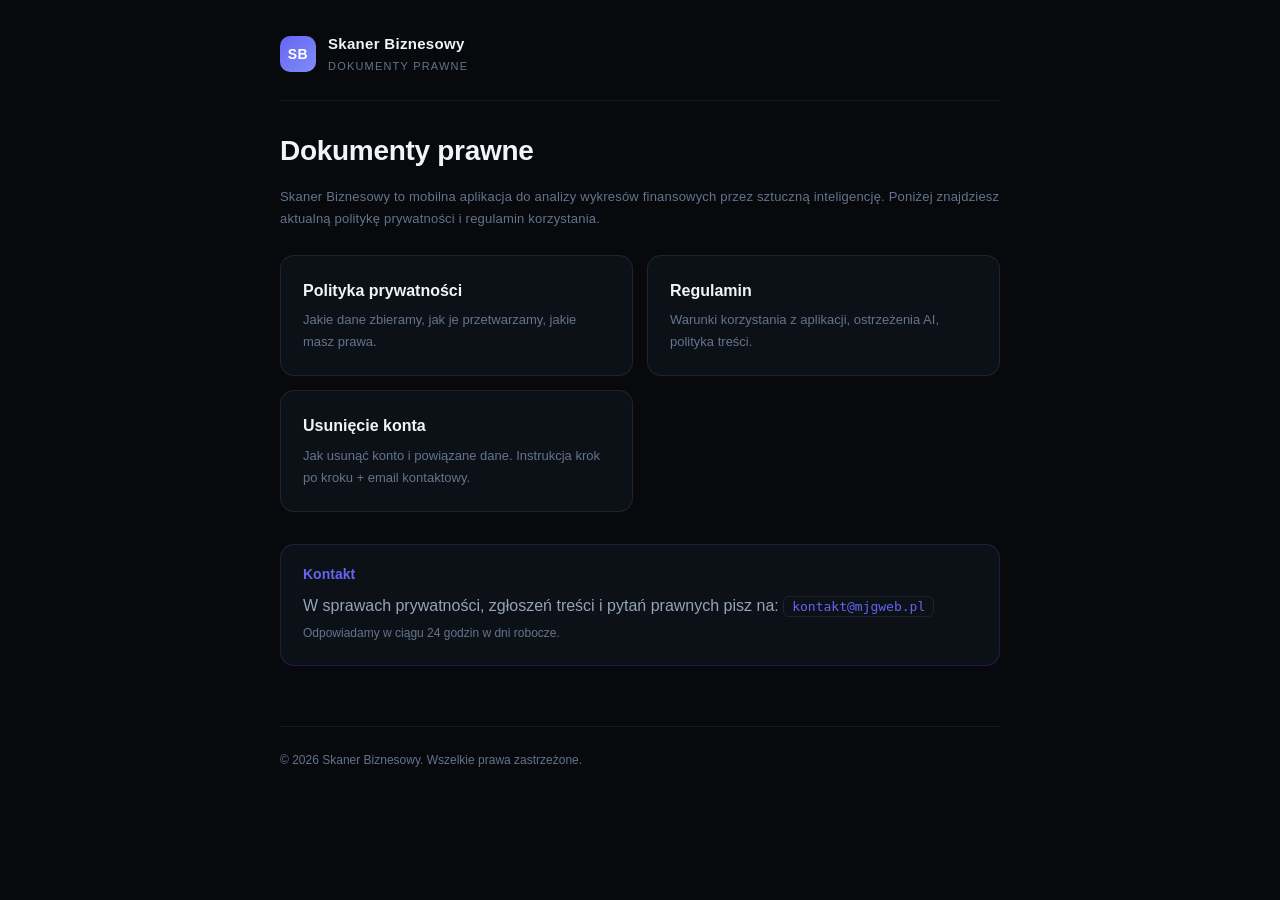
<file: index.html>
<!DOCTYPE html>
<html lang="pl">
<head>
  <meta charset="UTF-8" />
  <meta name="viewport" content="width=device-width, initial-scale=1.0" />
  <meta name="description" content="Skaner Biznesowy — dokumenty prawne. Polityka prywatności i regulamin korzystania z aplikacji." />
  <title>Skaner Biznesowy — Dokumenty prawne</title>
  <link rel="stylesheet" href="style.css" />
</head>
<body>
  <div class="wrap">
    <header class="top">
      <div class="logo">SB</div>
      <div class="brand">
        Skaner Biznesowy
        <small>Dokumenty prawne</small>
      </div>
    </header>

    <h1>Dokumenty prawne</h1>
    <p class="lead">
      Skaner Biznesowy to mobilna aplikacja do analizy wykresów finansowych przez sztuczną inteligencję.
      Poniżej znajdziesz aktualną politykę prywatności i regulamin korzystania.
    </p>

    <div class="cta-row">
      <a href="privacy.html" class="cta">
        <h3>Polityka prywatności</h3>
        <p>Jakie dane zbieramy, jak je przetwarzamy, jakie masz prawa.</p>
      </a>
      <a href="terms.html" class="cta">
        <h3>Regulamin</h3>
        <p>Warunki korzystania z aplikacji, ostrzeżenia AI, polityka treści.</p>
      </a>
      <a href="delete-account.html" class="cta">
        <h3>Usunięcie konta</h3>
        <p>Jak usunąć konto i powiązane dane. Instrukcja krok po kroku + email kontaktowy.</p>
      </a>
    </div>

    <div class="contact">
      <h3>Kontakt</h3>
      <p>W sprawach prywatności, zgłoszeń treści i pytań prawnych pisz na:
        <code class="email">kontakt@mjgweb.pl</code>
      </p>
      <p style="font-size: 12px; color: var(--dim);">
        Odpowiadamy w ciągu 24 godzin w dni robocze.
      </p>
    </div>

    <footer>
      &copy; 2026 Skaner Biznesowy. Wszelkie prawa zastrzeżone.
    </footer>
  </div>
</body>
</html>
</file>
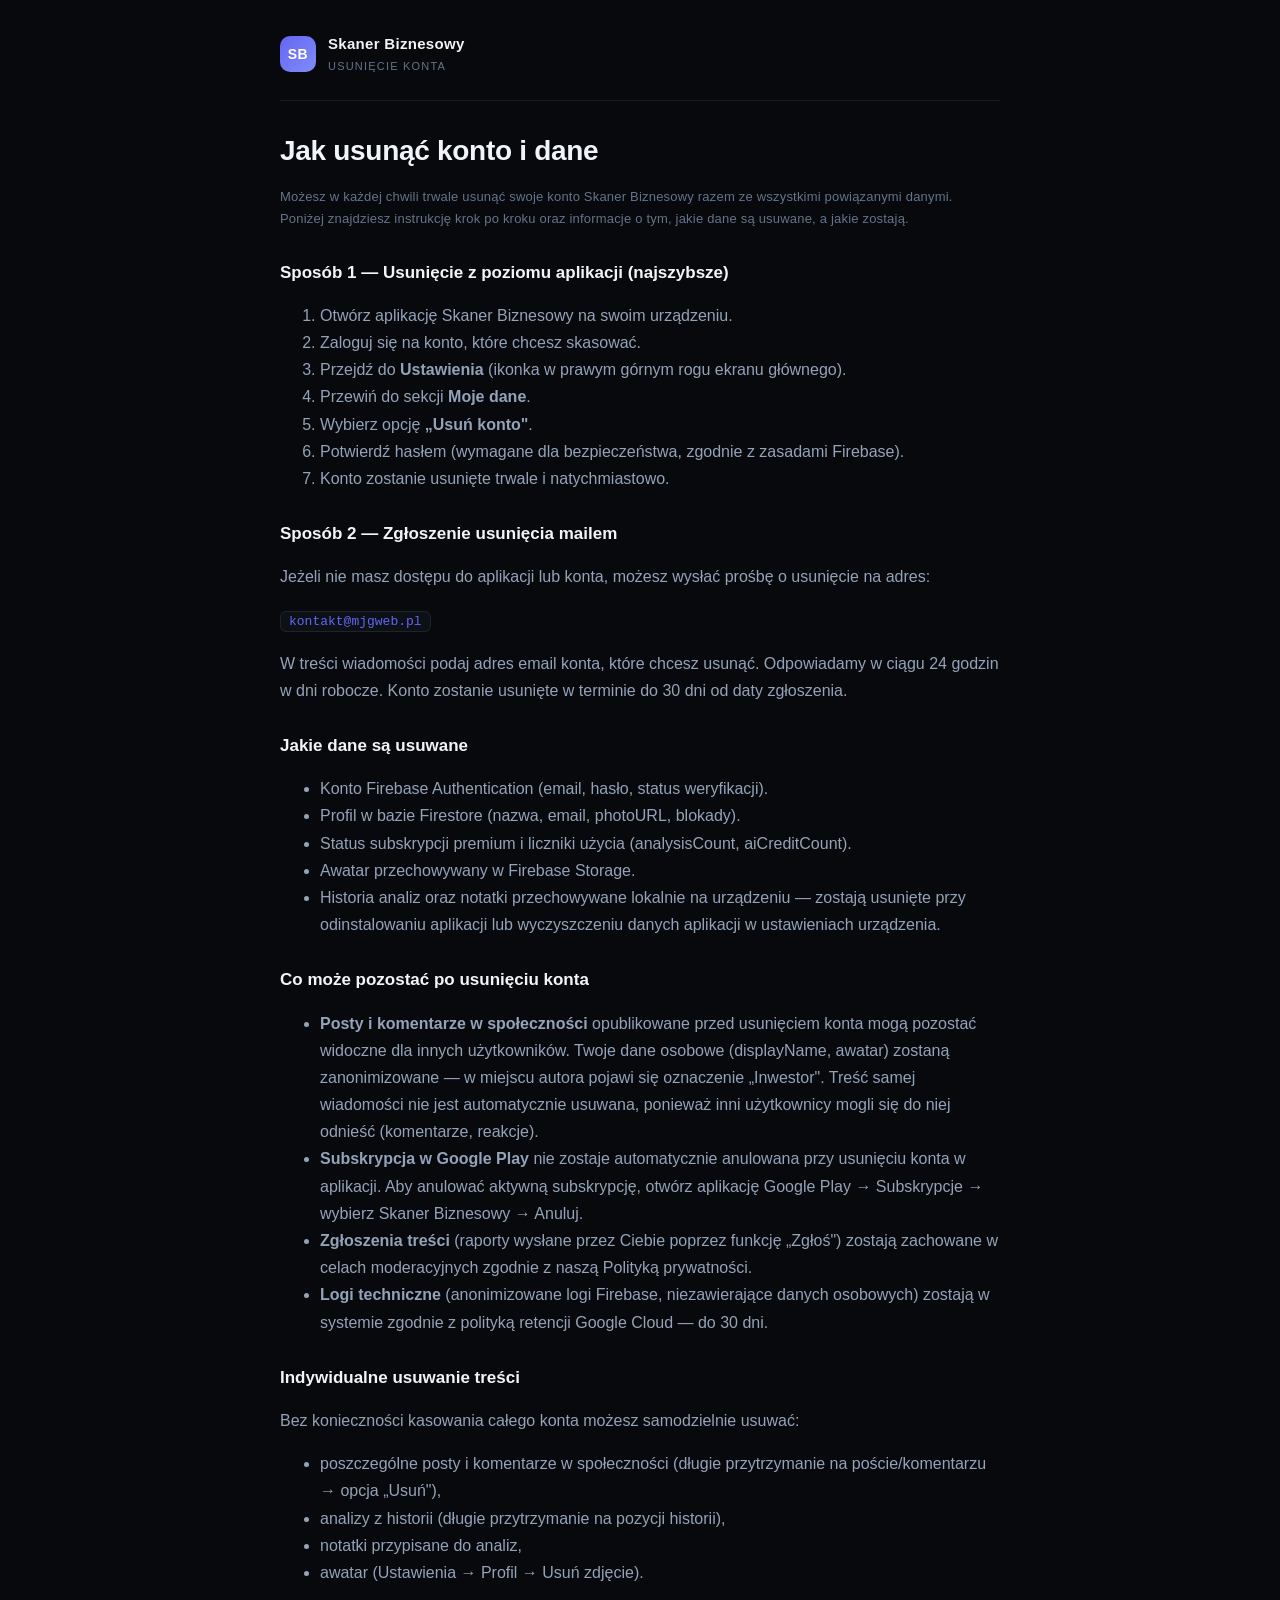
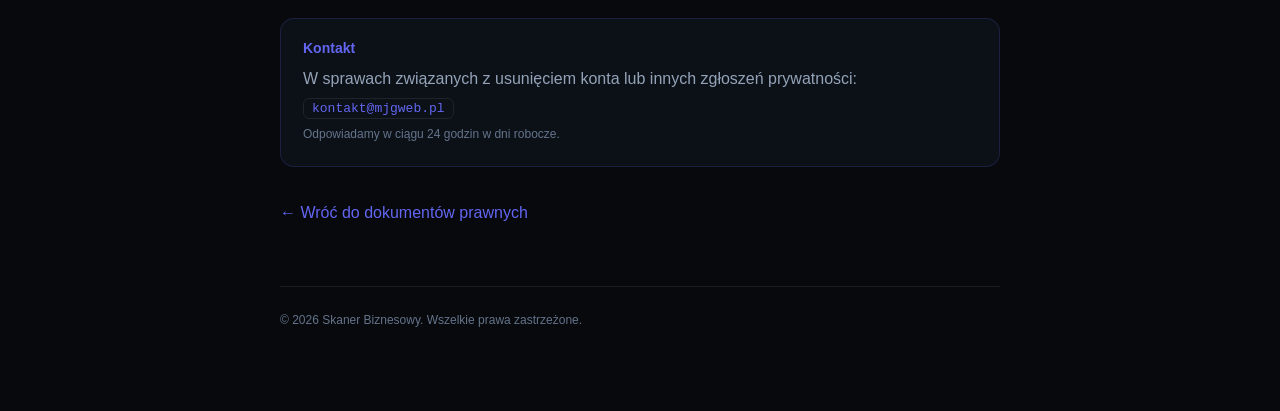
<file: delete-account.html>
<!DOCTYPE html>
<html lang="pl">
<head>
  <meta charset="UTF-8" />
  <meta name="viewport" content="width=device-width, initial-scale=1.0" />
  <meta name="description" content="Skaner Biznesowy — jak usunąć konto i powiązane dane." />
  <title>Usunięcie konta — Skaner Biznesowy</title>
  <link rel="stylesheet" href="style.css" />
</head>
<body>
  <div class="wrap">
    <header class="top">
      <div class="logo">SB</div>
      <div class="brand">
        Skaner Biznesowy
        <small>Usunięcie konta</small>
      </div>
    </header>

    <h1>Jak usunąć konto i dane</h1>

    <p class="lead">
      Możesz w każdej chwili trwale usunąć swoje konto Skaner Biznesowy
      razem ze wszystkimi powiązanymi danymi.
      Poniżej znajdziesz instrukcję krok po kroku oraz informacje o tym,
      jakie dane są usuwane, a jakie zostają.
    </p>

    <h2>Sposób 1 — Usunięcie z poziomu aplikacji (najszybsze)</h2>
    <ol>
      <li>Otwórz aplikację Skaner Biznesowy na swoim urządzeniu.</li>
      <li>Zaloguj się na konto, które chcesz skasować.</li>
      <li>Przejdź do <strong>Ustawienia</strong> (ikonka w prawym górnym rogu ekranu głównego).</li>
      <li>Przewiń do sekcji <strong>Moje dane</strong>.</li>
      <li>Wybierz opcję <strong>„Usuń konto"</strong>.</li>
      <li>Potwierdź hasłem (wymagane dla bezpieczeństwa, zgodnie z zasadami Firebase).</li>
      <li>Konto zostanie usunięte trwale i natychmiastowo.</li>
    </ol>

    <h2>Sposób 2 — Zgłoszenie usunięcia mailem</h2>
    <p>
      Jeżeli nie masz dostępu do aplikacji lub konta, możesz wysłać prośbę
      o usunięcie na adres:
    </p>
    <p>
      <code class="email">kontakt@mjgweb.pl</code>
    </p>
    <p>
      W treści wiadomości podaj adres email konta, które chcesz usunąć.
      Odpowiadamy w ciągu 24 godzin w dni robocze.
      Konto zostanie usunięte w terminie do 30 dni od daty zgłoszenia.
    </p>

    <h2>Jakie dane są usuwane</h2>
    <ul>
      <li>Konto Firebase Authentication (email, hasło, status weryfikacji).</li>
      <li>Profil w bazie Firestore (nazwa, email, photoURL, blokady).</li>
      <li>Status subskrypcji premium i liczniki użycia (analysisCount, aiCreditCount).</li>
      <li>Awatar przechowywany w Firebase Storage.</li>
      <li>Historia analiz oraz notatki przechowywane lokalnie na urządzeniu
        — zostają usunięte przy odinstalowaniu aplikacji lub wyczyszczeniu
        danych aplikacji w ustawieniach urządzenia.</li>
    </ul>

    <h2>Co może pozostać po usunięciu konta</h2>
    <ul>
      <li>
        <strong>Posty i komentarze w społeczności</strong> opublikowane przed usunięciem konta
        mogą pozostać widoczne dla innych użytkowników. Twoje dane osobowe
        (displayName, awatar) zostaną zanonimizowane — w miejscu autora pojawi
        się oznaczenie „Inwestor". Treść samej wiadomości nie jest automatycznie usuwana,
        ponieważ inni użytkownicy mogli się do niej odnieść (komentarze, reakcje).
      </li>
      <li>
        <strong>Subskrypcja w Google Play</strong> nie zostaje automatycznie anulowana
        przy usunięciu konta w aplikacji. Aby anulować aktywną subskrypcję,
        otwórz aplikację Google Play → Subskrypcje → wybierz Skaner Biznesowy → Anuluj.
      </li>
      <li>
        <strong>Zgłoszenia treści</strong> (raporty wysłane przez Ciebie poprzez funkcję „Zgłoś")
        zostają zachowane w celach moderacyjnych zgodnie z naszą Polityką prywatności.
      </li>
      <li>
        <strong>Logi techniczne</strong> (anonimizowane logi Firebase, niezawierające danych osobowych)
        zostają w systemie zgodnie z polityką retencji Google Cloud — do 30 dni.
      </li>
    </ul>

    <h2>Indywidualne usuwanie treści</h2>
    <p>
      Bez konieczności kasowania całego konta możesz samodzielnie usuwać:
    </p>
    <ul>
      <li>poszczególne posty i komentarze w społeczności
        (długie przytrzymanie na poście/komentarzu → opcja „Usuń"),</li>
      <li>analizy z historii (długie przytrzymanie na pozycji historii),</li>
      <li>notatki przypisane do analiz,</li>
      <li>awatar (Ustawienia → Profil → Usuń zdjęcie).</li>
    </ul>

    <div class="contact">
      <h3>Kontakt</h3>
      <p>W sprawach związanych z usunięciem konta lub innych zgłoszeń prywatności:
        <code class="email">kontakt@mjgweb.pl</code>
      </p>
      <p style="font-size: 12px; color: var(--dim);">
        Odpowiadamy w ciągu 24 godzin w dni robocze.
      </p>
    </div>

    <p style="margin-top: 32px;">
      <a href="index.html">← Wróć do dokumentów prawnych</a>
    </p>

    <footer>
      &copy; 2026 Skaner Biznesowy. Wszelkie prawa zastrzeżone.
    </footer>
  </div>
</body>
</html>
</file>
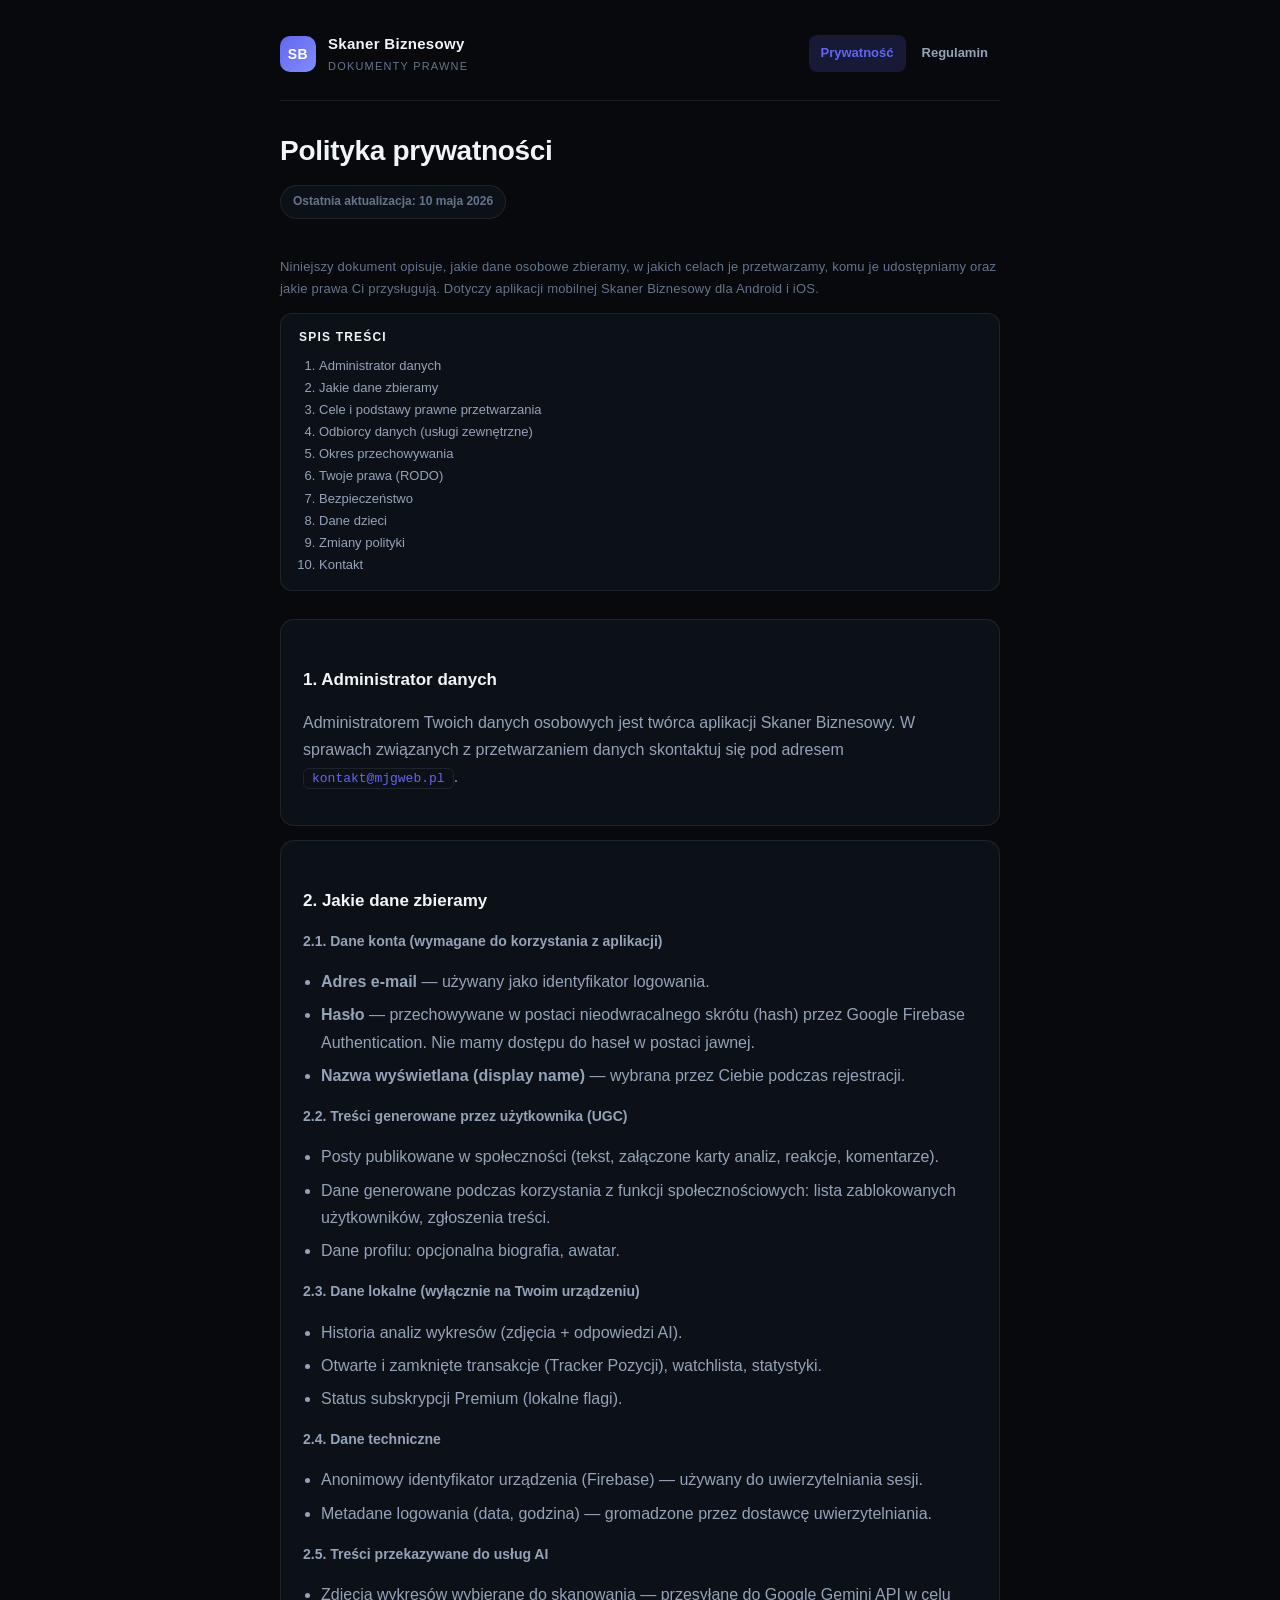
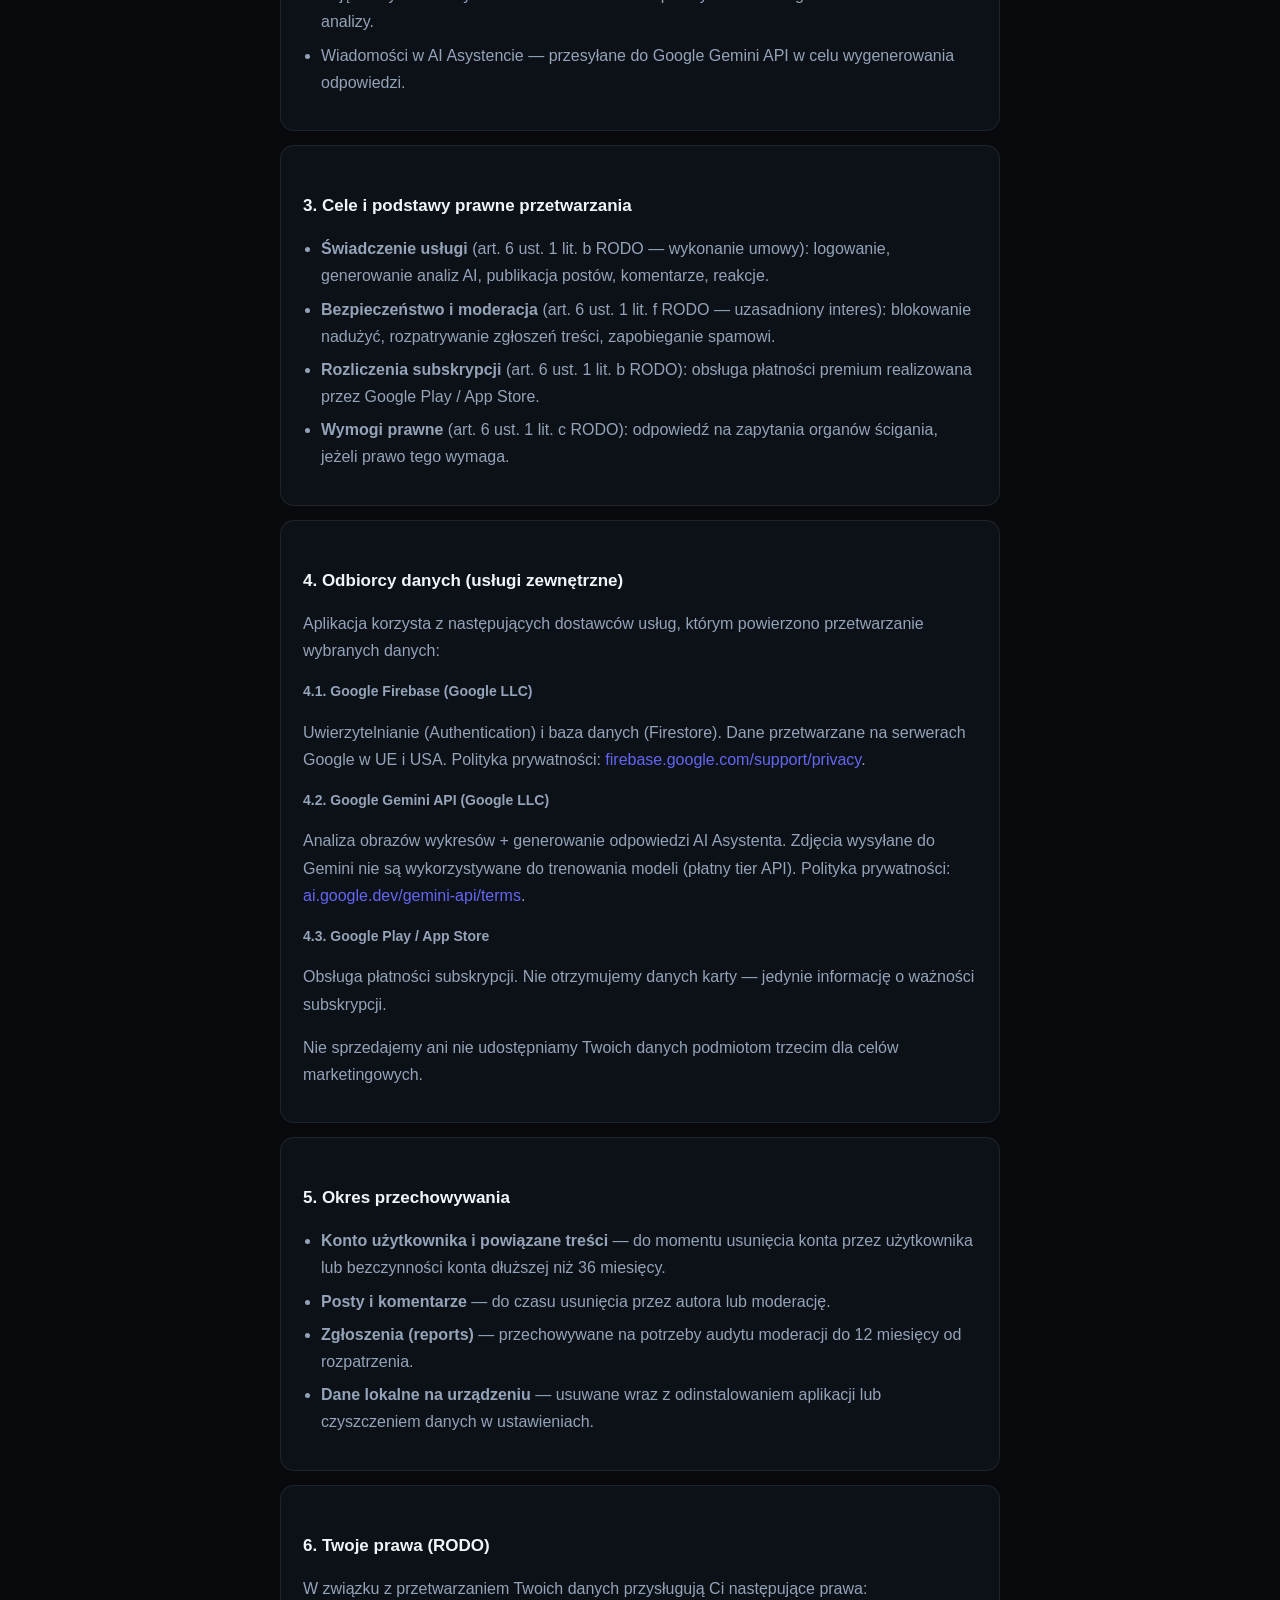
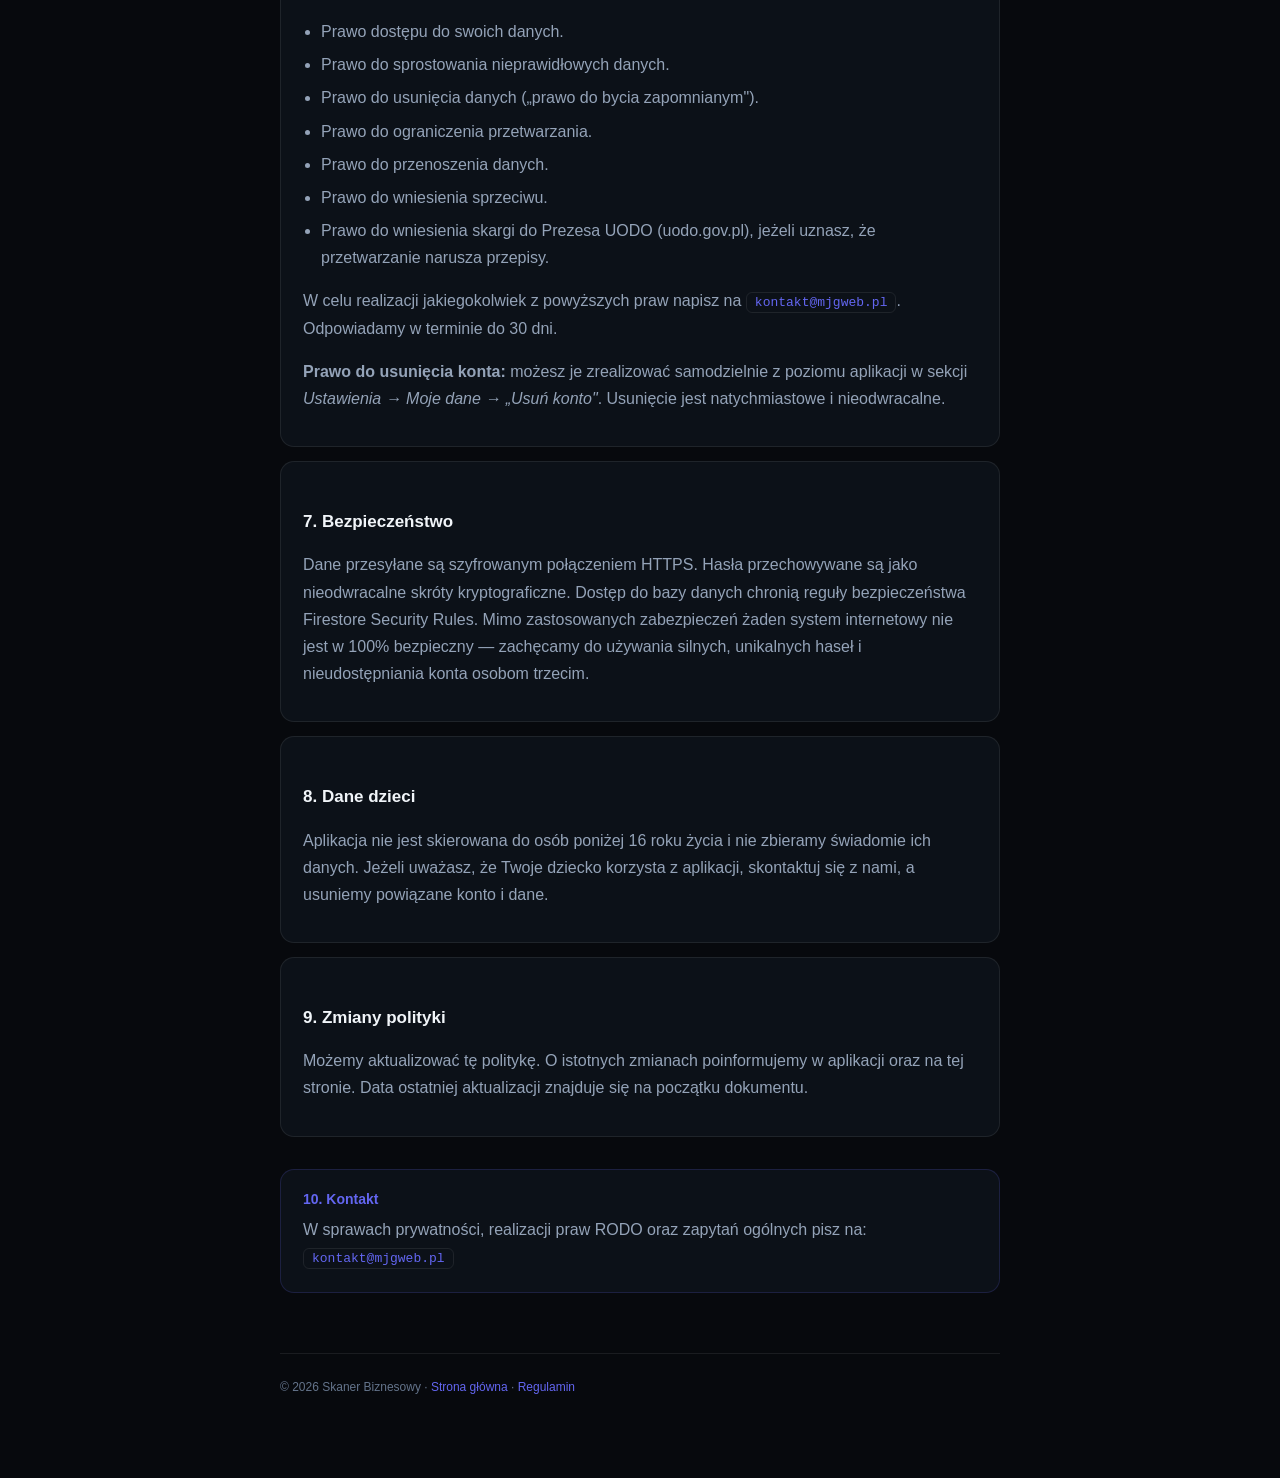
<file: privacy.html>
<!DOCTYPE html>
<html lang="pl">
<head>
  <meta charset="UTF-8" />
  <meta name="viewport" content="width=device-width, initial-scale=1.0" />
  <meta name="description" content="Polityka prywatności Skaner Biznesowy — zbieranie i przetwarzanie danych, prawa użytkownika, kontakt." />
  <title>Polityka prywatności — Skaner Biznesowy</title>
  <link rel="stylesheet" href="style.css" />
</head>
<body>
  <div class="wrap">
    <header class="top">
      <div class="logo">SB</div>
      <div class="brand">
        Skaner Biznesowy
        <small>Dokumenty prawne</small>
      </div>
      <nav class="tabs">
        <a href="privacy.html" class="active">Prywatność</a>
        <a href="terms.html">Regulamin</a>
      </nav>
    </header>

    <h1>Polityka prywatności</h1>
    <span class="meta">Ostatnia aktualizacja: 10 maja 2026</span>

    <p class="lead">
      Niniejszy dokument opisuje, jakie dane osobowe zbieramy, w jakich celach je przetwarzamy,
      komu je udostępniamy oraz jakie prawa Ci przysługują. Dotyczy aplikacji mobilnej
      Skaner Biznesowy dla Android i iOS.
    </p>

    <div class="toc">
      <strong>Spis treści</strong>
      <ol>
        <li><a href="#admin">Administrator danych</a></li>
        <li><a href="#dane">Jakie dane zbieramy</a></li>
        <li><a href="#cele">Cele i podstawy prawne przetwarzania</a></li>
        <li><a href="#odbiorcy">Odbiorcy danych (usługi zewnętrzne)</a></li>
        <li><a href="#przechowywanie">Okres przechowywania</a></li>
        <li><a href="#prawa">Twoje prawa (RODO)</a></li>
        <li><a href="#bezpieczenstwo">Bezpieczeństwo</a></li>
        <li><a href="#dzieci">Dane dzieci</a></li>
        <li><a href="#zmiany">Zmiany polityki</a></li>
        <li><a href="#kontakt">Kontakt</a></li>
      </ol>
    </div>

    <div class="section" id="admin">
      <h2>1. Administrator danych</h2>
      <p>
        Administratorem Twoich danych osobowych jest twórca aplikacji Skaner Biznesowy.
        W sprawach związanych z przetwarzaniem danych skontaktuj się pod adresem
        <code class="email">kontakt@mjgweb.pl</code>.
      </p>
    </div>

    <div class="section" id="dane">
      <h2>2. Jakie dane zbieramy</h2>

      <h3>2.1. Dane konta (wymagane do korzystania z aplikacji)</h3>
      <ul class="simple">
        <li><strong>Adres e-mail</strong> — używany jako identyfikator logowania.</li>
        <li><strong>Hasło</strong> — przechowywane w postaci nieodwracalnego skrótu (hash) przez Google Firebase Authentication. Nie mamy dostępu do haseł w postaci jawnej.</li>
        <li><strong>Nazwa wyświetlana (display name)</strong> — wybrana przez Ciebie podczas rejestracji.</li>
      </ul>

      <h3>2.2. Treści generowane przez użytkownika (UGC)</h3>
      <ul class="simple">
        <li>Posty publikowane w społeczności (tekst, załączone karty analiz, reakcje, komentarze).</li>
        <li>Dane generowane podczas korzystania z funkcji społecznościowych: lista zablokowanych użytkowników, zgłoszenia treści.</li>
        <li>Dane profilu: opcjonalna biografia, awatar.</li>
      </ul>

      <h3>2.3. Dane lokalne (wyłącznie na Twoim urządzeniu)</h3>
      <ul class="simple">
        <li>Historia analiz wykresów (zdjęcia + odpowiedzi AI).</li>
        <li>Otwarte i zamknięte transakcje (Tracker Pozycji), watchlista, statystyki.</li>
        <li>Status subskrypcji Premium (lokalne flagi).</li>
      </ul>

      <h3>2.4. Dane techniczne</h3>
      <ul class="simple">
        <li>Anonimowy identyfikator urządzenia (Firebase) — używany do uwierzytelniania sesji.</li>
        <li>Metadane logowania (data, godzina) — gromadzone przez dostawcę uwierzytelniania.</li>
      </ul>

      <h3>2.5. Treści przekazywane do usług AI</h3>
      <ul class="simple">
        <li>Zdjęcia wykresów wybierane do skanowania — przesyłane do Google Gemini API w celu analizy.</li>
        <li>Wiadomości w AI Asystencie — przesyłane do Google Gemini API w celu wygenerowania odpowiedzi.</li>
      </ul>
    </div>

    <div class="section" id="cele">
      <h2>3. Cele i podstawy prawne przetwarzania</h2>
      <ul class="simple">
        <li><strong>Świadczenie usługi</strong> (art. 6 ust. 1 lit. b RODO — wykonanie umowy): logowanie, generowanie analiz AI, publikacja postów, komentarze, reakcje.</li>
        <li><strong>Bezpieczeństwo i moderacja</strong> (art. 6 ust. 1 lit. f RODO — uzasadniony interes): blokowanie nadużyć, rozpatrywanie zgłoszeń treści, zapobieganie spamowi.</li>
        <li><strong>Rozliczenia subskrypcji</strong> (art. 6 ust. 1 lit. b RODO): obsługa płatności premium realizowana przez Google Play / App Store.</li>
        <li><strong>Wymogi prawne</strong> (art. 6 ust. 1 lit. c RODO): odpowiedź na zapytania organów ścigania, jeżeli prawo tego wymaga.</li>
      </ul>
    </div>

    <div class="section" id="odbiorcy">
      <h2>4. Odbiorcy danych (usługi zewnętrzne)</h2>
      <p>Aplikacja korzysta z następujących dostawców usług, którym powierzono przetwarzanie wybranych danych:</p>

      <h3>4.1. Google Firebase (Google LLC)</h3>
      <p>Uwierzytelnianie (Authentication) i baza danych (Firestore). Dane przetwarzane na serwerach Google w UE i USA. Polityka prywatności: <a href="https://firebase.google.com/support/privacy" target="_blank">firebase.google.com/support/privacy</a>.</p>

      <h3>4.2. Google Gemini API (Google LLC)</h3>
      <p>Analiza obrazów wykresów + generowanie odpowiedzi AI Asystenta. Zdjęcia wysyłane do Gemini nie są wykorzystywane do trenowania modeli (płatny tier API). Polityka prywatności: <a href="https://ai.google.dev/gemini-api/terms" target="_blank">ai.google.dev/gemini-api/terms</a>.</p>

      <h3>4.3. Google Play / App Store</h3>
      <p>Obsługa płatności subskrypcji. Nie otrzymujemy danych karty — jedynie informację o ważności subskrypcji.</p>

      <p style="margin-top: 12px;">
        Nie sprzedajemy ani nie udostępniamy Twoich danych podmiotom trzecim dla celów marketingowych.
      </p>
    </div>

    <div class="section" id="przechowywanie">
      <h2>5. Okres przechowywania</h2>
      <ul class="simple">
        <li><strong>Konto użytkownika i powiązane treści</strong> — do momentu usunięcia konta przez użytkownika lub bezczynności konta dłuższej niż 36 miesięcy.</li>
        <li><strong>Posty i komentarze</strong> — do czasu usunięcia przez autora lub moderację.</li>
        <li><strong>Zgłoszenia (reports)</strong> — przechowywane na potrzeby audytu moderacji do 12 miesięcy od rozpatrzenia.</li>
        <li><strong>Dane lokalne na urządzeniu</strong> — usuwane wraz z odinstalowaniem aplikacji lub czyszczeniem danych w ustawieniach.</li>
      </ul>
    </div>

    <div class="section" id="prawa">
      <h2>6. Twoje prawa (RODO)</h2>
      <p>W związku z przetwarzaniem Twoich danych przysługują Ci następujące prawa:</p>
      <ul class="simple">
        <li>Prawo dostępu do swoich danych.</li>
        <li>Prawo do sprostowania nieprawidłowych danych.</li>
        <li>Prawo do usunięcia danych („prawo do bycia zapomnianym").</li>
        <li>Prawo do ograniczenia przetwarzania.</li>
        <li>Prawo do przenoszenia danych.</li>
        <li>Prawo do wniesienia sprzeciwu.</li>
        <li>Prawo do wniesienia skargi do Prezesa UODO (uodo.gov.pl), jeżeli uznasz, że przetwarzanie narusza przepisy.</li>
      </ul>
      <p>
        W celu realizacji jakiegokolwiek z powyższych praw napisz na
        <code class="email">kontakt@mjgweb.pl</code>.
        Odpowiadamy w terminie do 30 dni.
      </p>
      <p>
        <strong>Prawo do usunięcia konta:</strong> możesz je zrealizować samodzielnie z poziomu
        aplikacji w sekcji <em>Ustawienia → Moje dane → „Usuń konto"</em>. Usunięcie jest
        natychmiastowe i nieodwracalne.
      </p>
    </div>

    <div class="section" id="bezpieczenstwo">
      <h2>7. Bezpieczeństwo</h2>
      <p>
        Dane przesyłane są szyfrowanym połączeniem HTTPS. Hasła przechowywane są jako nieodwracalne skróty
        kryptograficzne. Dostęp do bazy danych chronią reguły bezpieczeństwa Firestore Security Rules.
        Mimo zastosowanych zabezpieczeń żaden system internetowy nie jest w 100% bezpieczny —
        zachęcamy do używania silnych, unikalnych haseł i nieudostępniania konta osobom trzecim.
      </p>
    </div>

    <div class="section" id="dzieci">
      <h2>8. Dane dzieci</h2>
      <p>
        Aplikacja nie jest skierowana do osób poniżej 16 roku życia i nie zbieramy świadomie ich danych.
        Jeżeli uważasz, że Twoje dziecko korzysta z aplikacji, skontaktuj się z nami, a usuniemy
        powiązane konto i dane.
      </p>
    </div>

    <div class="section" id="zmiany">
      <h2>9. Zmiany polityki</h2>
      <p>
        Możemy aktualizować tę politykę. O istotnych zmianach poinformujemy w aplikacji
        oraz na tej stronie. Data ostatniej aktualizacji znajduje się na początku dokumentu.
      </p>
    </div>

    <div class="contact" id="kontakt">
      <h3>10. Kontakt</h3>
      <p>
        W sprawach prywatności, realizacji praw RODO oraz zapytań ogólnych pisz na:
        <code class="email">kontakt@mjgweb.pl</code>
      </p>
    </div>

    <footer>
      &copy; 2026 Skaner Biznesowy · <a href="index.html">Strona główna</a> · <a href="terms.html">Regulamin</a>
    </footer>
  </div>
</body>
</html>
</file>
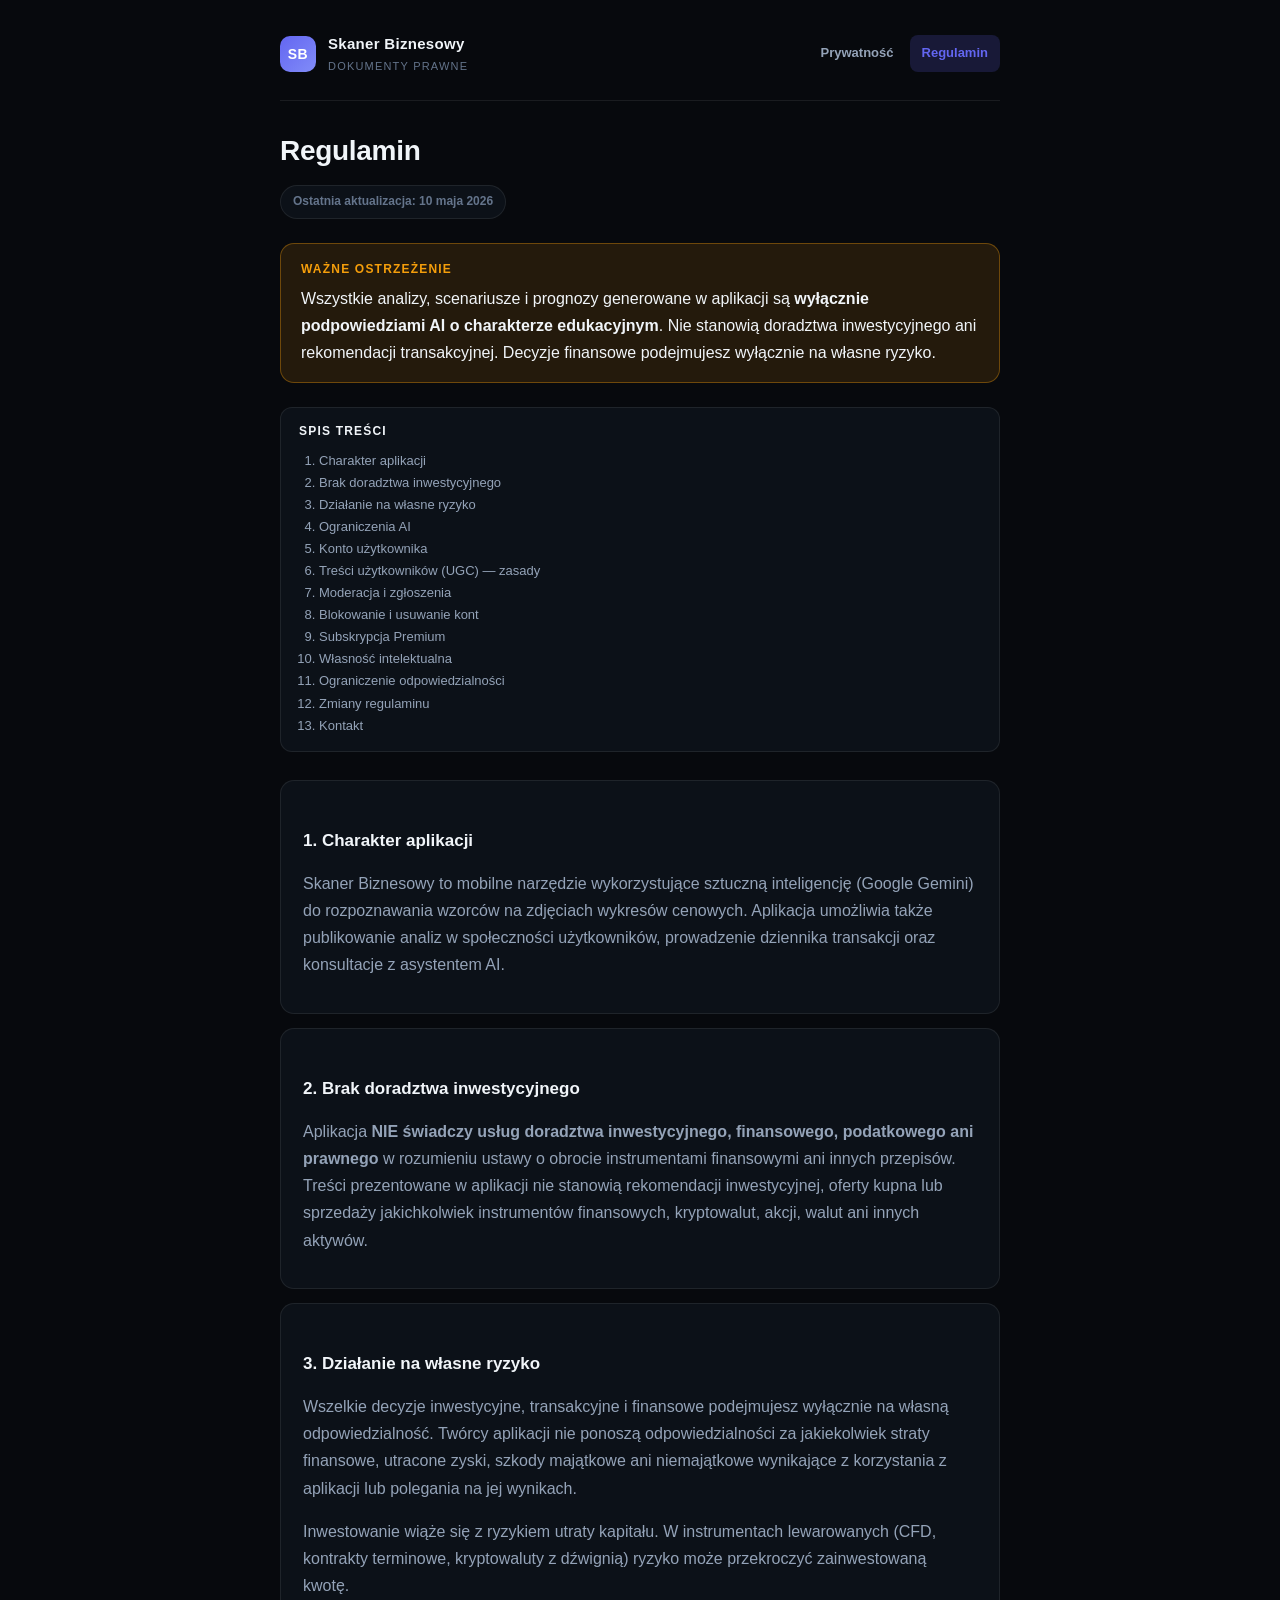
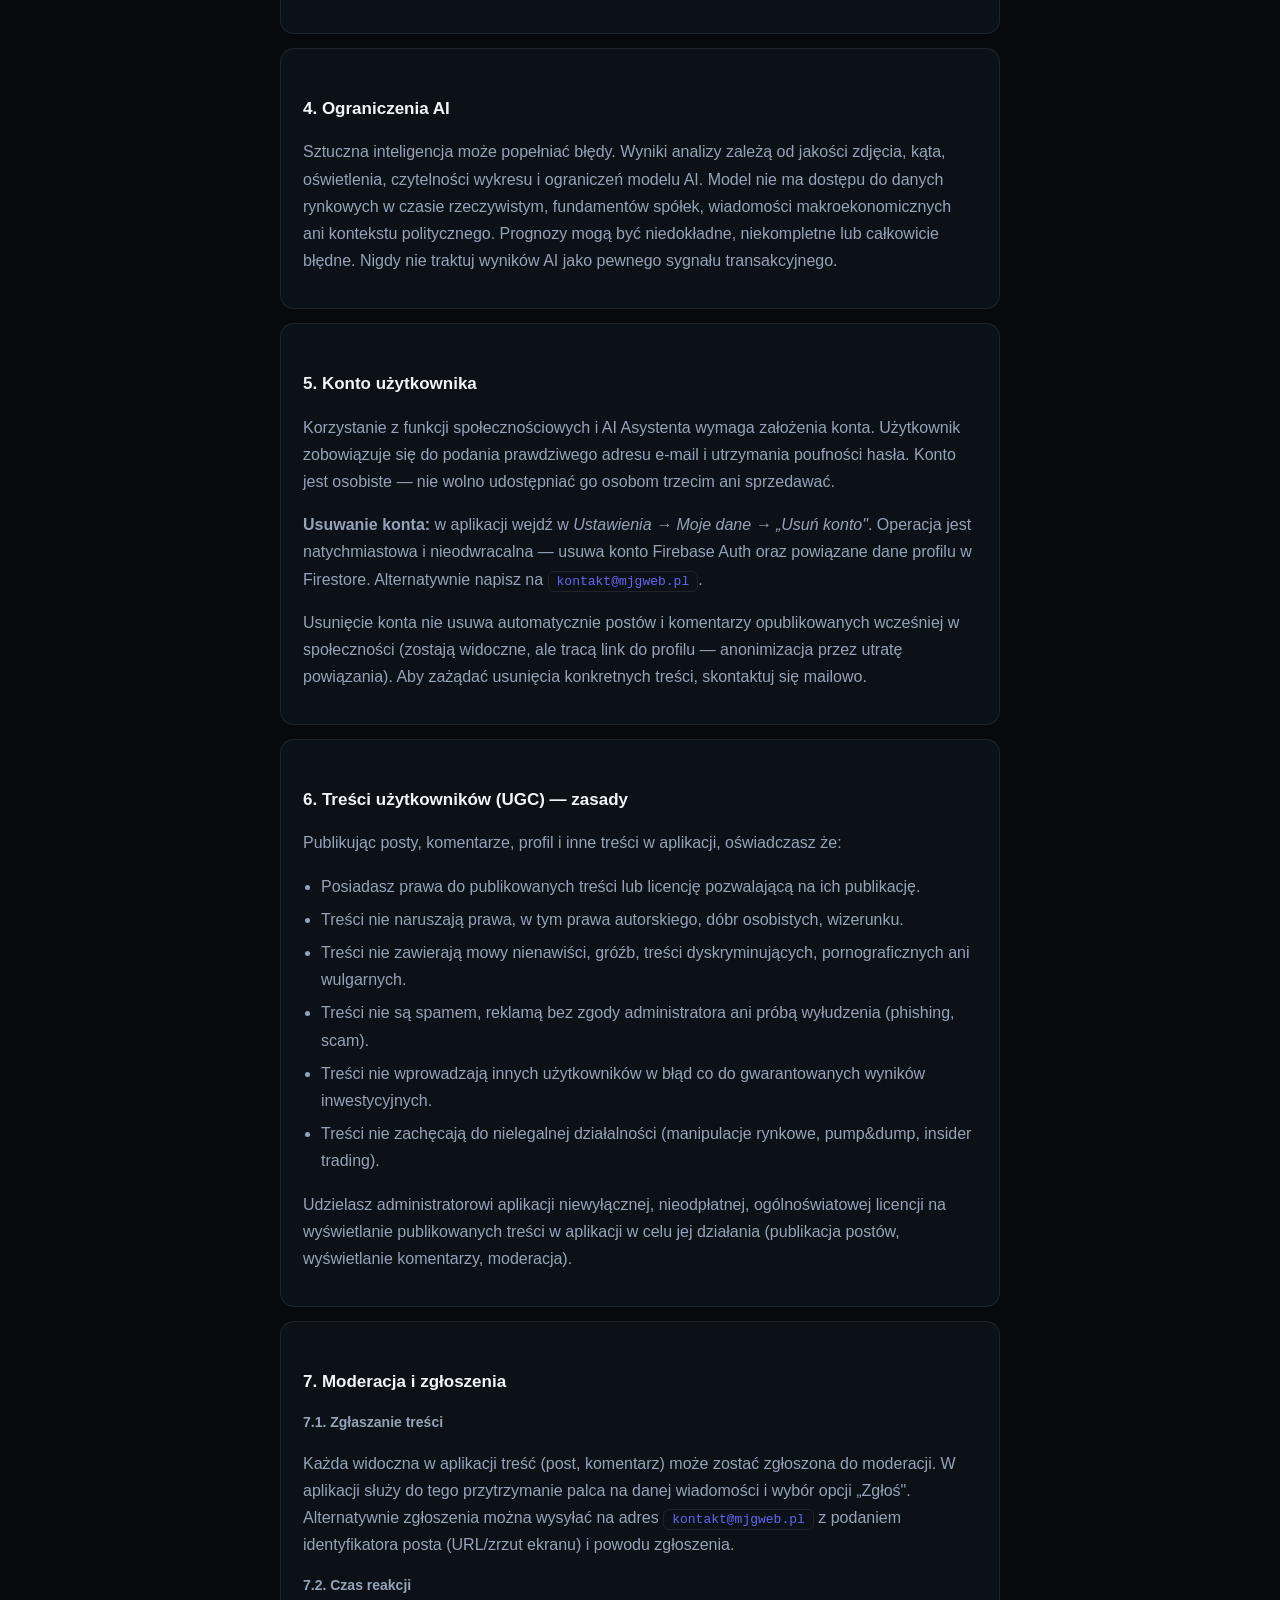
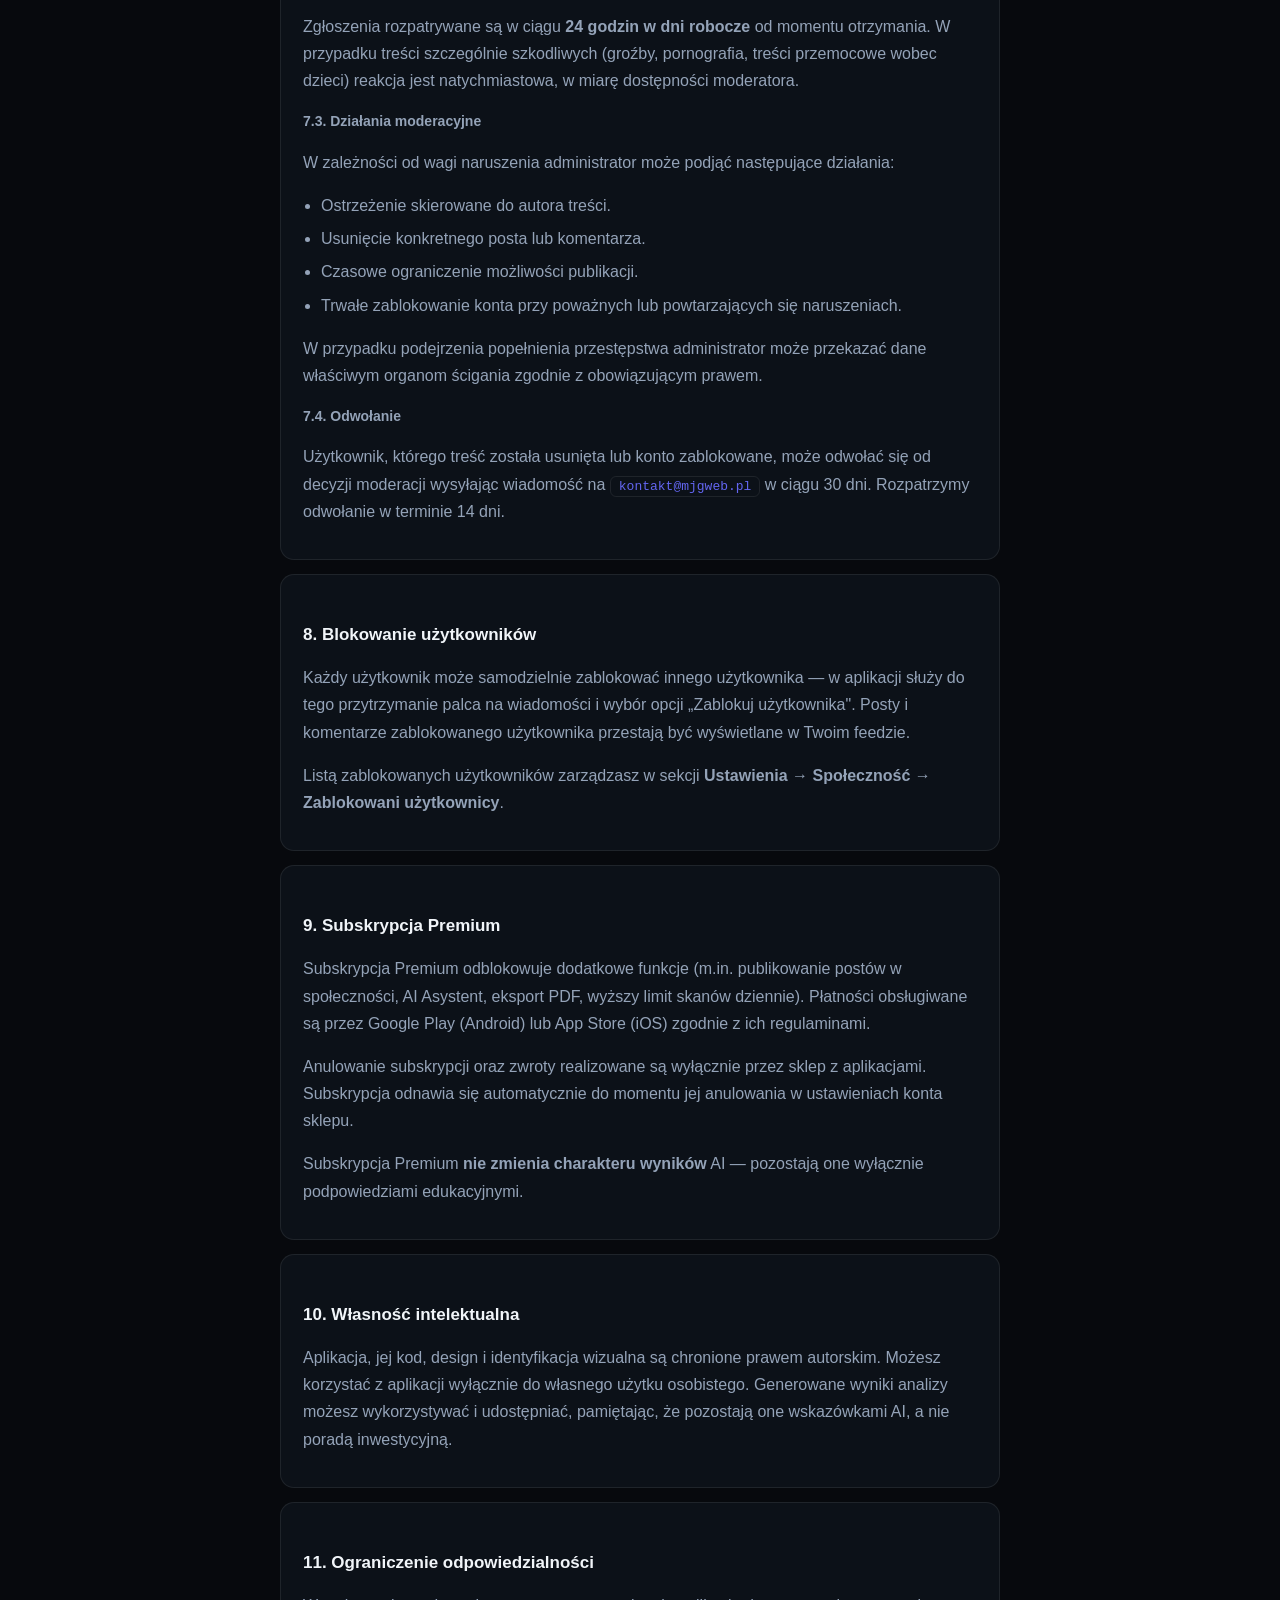
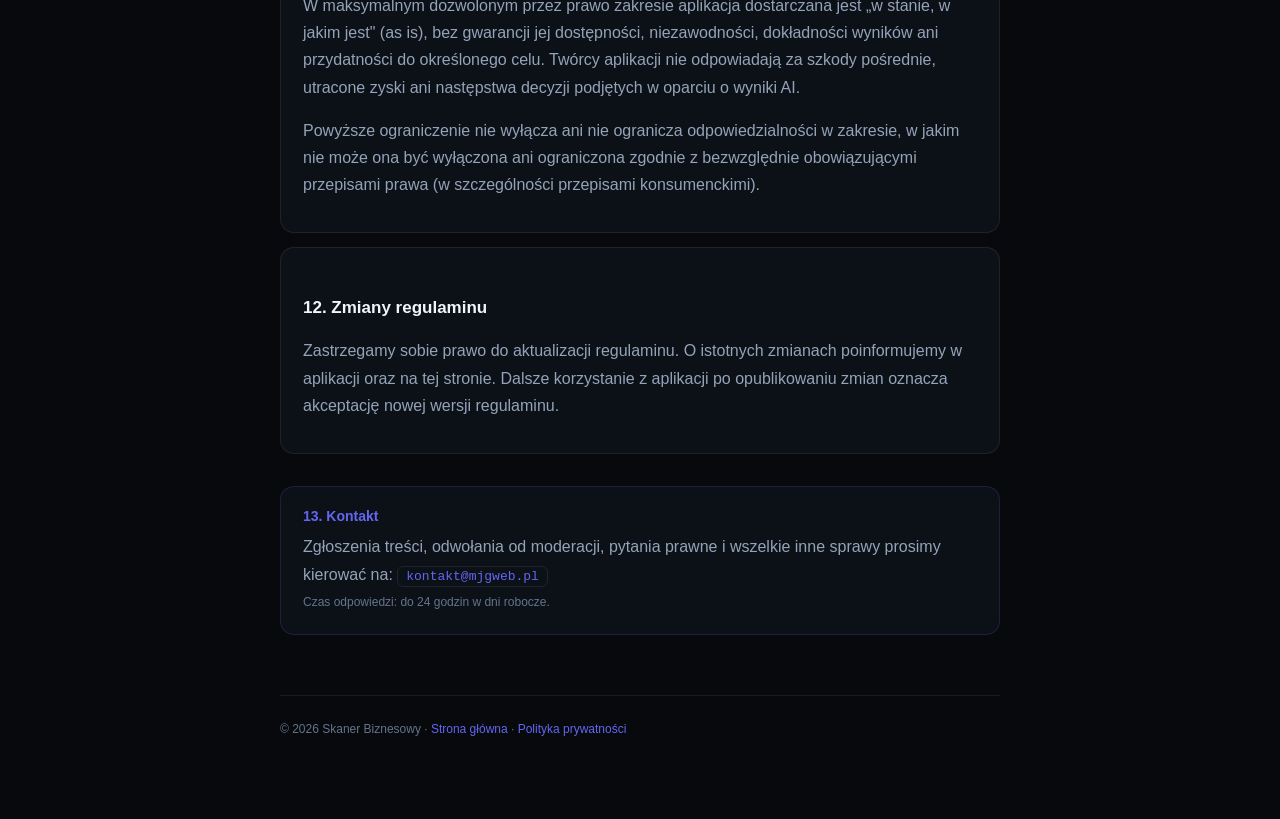
<file: terms.html>
<!DOCTYPE html>
<html lang="pl">
<head>
  <meta charset="UTF-8" />
  <meta name="viewport" content="width=device-width, initial-scale=1.0" />
  <meta name="description" content="Regulamin Skaner Biznesowy — warunki korzystania z aplikacji, ostrzeżenia AI, polityka treści użytkownika." />
  <title>Regulamin — Skaner Biznesowy</title>
  <link rel="stylesheet" href="style.css" />
</head>
<body>
  <div class="wrap">
    <header class="top">
      <div class="logo">SB</div>
      <div class="brand">
        Skaner Biznesowy
        <small>Dokumenty prawne</small>
      </div>
      <nav class="tabs">
        <a href="privacy.html">Prywatność</a>
        <a href="terms.html" class="active">Regulamin</a>
      </nav>
    </header>

    <h1>Regulamin</h1>
    <span class="meta">Ostatnia aktualizacja: 10 maja 2026</span>

    <div class="warn">
      <h3>Ważne ostrzeżenie</h3>
      <p>
        Wszystkie analizy, scenariusze i prognozy generowane w aplikacji są <strong>wyłącznie podpowiedziami AI o charakterze edukacyjnym</strong>.
        Nie stanowią doradztwa inwestycyjnego ani rekomendacji transakcyjnej. Decyzje finansowe podejmujesz wyłącznie na własne ryzyko.
      </p>
    </div>

    <div class="toc">
      <strong>Spis treści</strong>
      <ol>
        <li><a href="#charakter">Charakter aplikacji</a></li>
        <li><a href="#brak-doradztwa">Brak doradztwa inwestycyjnego</a></li>
        <li><a href="#ryzyko">Działanie na własne ryzyko</a></li>
        <li><a href="#ai">Ograniczenia AI</a></li>
        <li><a href="#konto">Konto użytkownika</a></li>
        <li><a href="#ugc">Treści użytkowników (UGC) — zasady</a></li>
        <li><a href="#moderacja">Moderacja i zgłoszenia</a></li>
        <li><a href="#blokowanie">Blokowanie i usuwanie kont</a></li>
        <li><a href="#subskrypcja">Subskrypcja Premium</a></li>
        <li><a href="#wlasnosc">Własność intelektualna</a></li>
        <li><a href="#odpowiedzialnosc">Ograniczenie odpowiedzialności</a></li>
        <li><a href="#zmiany">Zmiany regulaminu</a></li>
        <li><a href="#kontakt">Kontakt</a></li>
      </ol>
    </div>

    <div class="section" id="charakter">
      <h2>1. Charakter aplikacji</h2>
      <p>
        Skaner Biznesowy to mobilne narzędzie wykorzystujące sztuczną inteligencję (Google Gemini)
        do rozpoznawania wzorców na zdjęciach wykresów cenowych. Aplikacja umożliwia także publikowanie
        analiz w społeczności użytkowników, prowadzenie dziennika transakcji oraz konsultacje z asystentem AI.
      </p>
    </div>

    <div class="section" id="brak-doradztwa">
      <h2>2. Brak doradztwa inwestycyjnego</h2>
      <p>
        Aplikacja <strong>NIE świadczy usług doradztwa inwestycyjnego, finansowego, podatkowego ani prawnego</strong>
        w rozumieniu ustawy o obrocie instrumentami finansowymi ani innych przepisów. Treści prezentowane
        w aplikacji nie stanowią rekomendacji inwestycyjnej, oferty kupna lub sprzedaży jakichkolwiek
        instrumentów finansowych, kryptowalut, akcji, walut ani innych aktywów.
      </p>
    </div>

    <div class="section" id="ryzyko">
      <h2>3. Działanie na własne ryzyko</h2>
      <p>
        Wszelkie decyzje inwestycyjne, transakcyjne i finansowe podejmujesz wyłącznie na własną
        odpowiedzialność. Twórcy aplikacji nie ponoszą odpowiedzialności za jakiekolwiek straty
        finansowe, utracone zyski, szkody majątkowe ani niemajątkowe wynikające z korzystania
        z aplikacji lub polegania na jej wynikach.
      </p>
      <p>
        Inwestowanie wiąże się z ryzykiem utraty kapitału. W instrumentach lewarowanych (CFD, kontrakty
        terminowe, kryptowaluty z dźwignią) ryzyko może przekroczyć zainwestowaną kwotę.
      </p>
    </div>

    <div class="section" id="ai">
      <h2>4. Ograniczenia AI</h2>
      <p>
        Sztuczna inteligencja może popełniać błędy. Wyniki analizy zależą od jakości zdjęcia,
        kąta, oświetlenia, czytelności wykresu i ograniczeń modelu AI. Model nie ma dostępu do
        danych rynkowych w czasie rzeczywistym, fundamentów spółek, wiadomości makroekonomicznych
        ani kontekstu politycznego. Prognozy mogą być niedokładne, niekompletne lub całkowicie błędne.
        Nigdy nie traktuj wyników AI jako pewnego sygnału transakcyjnego.
      </p>
    </div>

    <div class="section" id="konto">
      <h2>5. Konto użytkownika</h2>
      <p>
        Korzystanie z funkcji społecznościowych i AI Asystenta wymaga założenia konta. Użytkownik
        zobowiązuje się do podania prawdziwego adresu e-mail i utrzymania poufności hasła.
        Konto jest osobiste — nie wolno udostępniać go osobom trzecim ani sprzedawać.
      </p>
      <p>
        <strong>Usuwanie konta:</strong> w aplikacji wejdź w
        <em>Ustawienia → Moje dane → „Usuń konto"</em>. Operacja jest natychmiastowa
        i nieodwracalna — usuwa konto Firebase Auth oraz powiązane dane profilu w Firestore.
        Alternatywnie napisz na
        <code class="email">kontakt@mjgweb.pl</code>.
      </p>
      <p>
        Usunięcie konta nie usuwa automatycznie postów i komentarzy opublikowanych
        wcześniej w społeczności (zostają widoczne, ale tracą link do profilu — anonimizacja
        przez utratę powiązania). Aby zażądać usunięcia konkretnych treści, skontaktuj się mailowo.
      </p>
    </div>

    <div class="section" id="ugc">
      <h2>6. Treści użytkowników (UGC) — zasady</h2>
      <p>
        Publikując posty, komentarze, profil i inne treści w aplikacji, oświadczasz że:
      </p>
      <ul class="simple">
        <li>Posiadasz prawa do publikowanych treści lub licencję pozwalającą na ich publikację.</li>
        <li>Treści nie naruszają prawa, w tym prawa autorskiego, dóbr osobistych, wizerunku.</li>
        <li>Treści nie zawierają mowy nienawiści, gróźb, treści dyskryminujących, pornograficznych ani wulgarnych.</li>
        <li>Treści nie są spamem, reklamą bez zgody administratora ani próbą wyłudzenia (phishing, scam).</li>
        <li>Treści nie wprowadzają innych użytkowników w błąd co do gwarantowanych wyników inwestycyjnych.</li>
        <li>Treści nie zachęcają do nielegalnej działalności (manipulacje rynkowe, pump&dump, insider trading).</li>
      </ul>
      <p>
        Udzielasz administratorowi aplikacji niewyłącznej, nieodpłatnej, ogólnoświatowej licencji
        na wyświetlanie publikowanych treści w aplikacji w celu jej działania (publikacja postów,
        wyświetlanie komentarzy, moderacja).
      </p>
    </div>

    <div class="section" id="moderacja">
      <h2>7. Moderacja i zgłoszenia</h2>

      <h3>7.1. Zgłaszanie treści</h3>
      <p>
        Każda widoczna w aplikacji treść (post, komentarz) może zostać zgłoszona do moderacji.
        W aplikacji służy do tego przytrzymanie palca na danej wiadomości i wybór opcji „Zgłoś".
        Alternatywnie zgłoszenia można wysyłać na adres
        <code class="email">kontakt@mjgweb.pl</code>
        z podaniem identyfikatora posta (URL/zrzut ekranu) i powodu zgłoszenia.
      </p>

      <h3>7.2. Czas reakcji</h3>
      <p>
        Zgłoszenia rozpatrywane są w ciągu <strong>24 godzin w dni robocze</strong> od momentu otrzymania.
        W przypadku treści szczególnie szkodliwych (groźby, pornografia, treści przemocowe wobec dzieci)
        reakcja jest natychmiastowa, w miarę dostępności moderatora.
      </p>

      <h3>7.3. Działania moderacyjne</h3>
      <p>W zależności od wagi naruszenia administrator może podjąć następujące działania:</p>
      <ul class="simple">
        <li>Ostrzeżenie skierowane do autora treści.</li>
        <li>Usunięcie konkretnego posta lub komentarza.</li>
        <li>Czasowe ograniczenie możliwości publikacji.</li>
        <li>Trwałe zablokowanie konta przy poważnych lub powtarzających się naruszeniach.</li>
      </ul>
      <p>
        W przypadku podejrzenia popełnienia przestępstwa administrator może przekazać dane
        właściwym organom ścigania zgodnie z obowiązującym prawem.
      </p>

      <h3>7.4. Odwołanie</h3>
      <p>
        Użytkownik, którego treść została usunięta lub konto zablokowane, może odwołać się
        od decyzji moderacji wysyłając wiadomość na
        <code class="email">kontakt@mjgweb.pl</code>
        w ciągu 30 dni. Rozpatrzymy odwołanie w terminie 14 dni.
      </p>
    </div>

    <div class="section" id="blokowanie">
      <h2>8. Blokowanie użytkowników</h2>
      <p>
        Każdy użytkownik może samodzielnie zablokować innego użytkownika — w aplikacji służy
        do tego przytrzymanie palca na wiadomości i wybór opcji „Zablokuj użytkownika". Posty
        i komentarze zablokowanego użytkownika przestają być wyświetlane w Twoim feedzie.
      </p>
      <p>
        Listą zablokowanych użytkowników zarządzasz w sekcji
        <strong>Ustawienia → Społeczność → Zablokowani użytkownicy</strong>.
      </p>
    </div>

    <div class="section" id="subskrypcja">
      <h2>9. Subskrypcja Premium</h2>
      <p>
        Subskrypcja Premium odblokowuje dodatkowe funkcje (m.in. publikowanie postów w społeczności,
        AI Asystent, eksport PDF, wyższy limit skanów dziennie). Płatności obsługiwane są przez
        Google Play (Android) lub App Store (iOS) zgodnie z ich regulaminami.
      </p>
      <p>
        Anulowanie subskrypcji oraz zwroty realizowane są wyłącznie przez sklep z aplikacjami.
        Subskrypcja odnawia się automatycznie do momentu jej anulowania w ustawieniach konta sklepu.
      </p>
      <p>
        Subskrypcja Premium <strong>nie zmienia charakteru wyników</strong> AI — pozostają one
        wyłącznie podpowiedziami edukacyjnymi.
      </p>
    </div>

    <div class="section" id="wlasnosc">
      <h2>10. Własność intelektualna</h2>
      <p>
        Aplikacja, jej kod, design i identyfikacja wizualna są chronione prawem autorskim.
        Możesz korzystać z aplikacji wyłącznie do własnego użytku osobistego. Generowane wyniki
        analizy możesz wykorzystywać i udostępniać, pamiętając, że pozostają one wskazówkami AI,
        a nie poradą inwestycyjną.
      </p>
    </div>

    <div class="section" id="odpowiedzialnosc">
      <h2>11. Ograniczenie odpowiedzialności</h2>
      <p>
        W maksymalnym dozwolonym przez prawo zakresie aplikacja dostarczana jest „w stanie, w jakim jest"
        (as is), bez gwarancji jej dostępności, niezawodności, dokładności wyników ani przydatności
        do określonego celu. Twórcy aplikacji nie odpowiadają za szkody pośrednie, utracone zyski
        ani następstwa decyzji podjętych w oparciu o wyniki AI.
      </p>
      <p>
        Powyższe ograniczenie nie wyłącza ani nie ogranicza odpowiedzialności w zakresie, w jakim
        nie może ona być wyłączona ani ograniczona zgodnie z bezwzględnie obowiązującymi przepisami prawa
        (w szczególności przepisami konsumenckimi).
      </p>
    </div>

    <div class="section" id="zmiany">
      <h2>12. Zmiany regulaminu</h2>
      <p>
        Zastrzegamy sobie prawo do aktualizacji regulaminu. O istotnych zmianach poinformujemy
        w aplikacji oraz na tej stronie. Dalsze korzystanie z aplikacji po opublikowaniu zmian
        oznacza akceptację nowej wersji regulaminu.
      </p>
    </div>

    <div class="contact" id="kontakt">
      <h3>13. Kontakt</h3>
      <p>
        Zgłoszenia treści, odwołania od moderacji, pytania prawne i wszelkie inne sprawy prosimy kierować na:
        <code class="email">kontakt@mjgweb.pl</code>
      </p>
      <p style="font-size: 12px; color: var(--dim);">
        Czas odpowiedzi: do 24 godzin w dni robocze.
      </p>
    </div>

    <footer>
      &copy; 2026 Skaner Biznesowy · <a href="index.html">Strona główna</a> · <a href="privacy.html">Polityka prywatności</a>
    </footer>
  </div>
</body>
</html>
</file>
<file: style.css>
:root {
  --bg: #07090D;
  --bg-card: #0C1118;
  --border: rgba(255, 255, 255, 0.08);
  --text: #F1F5F9;
  --muted: #94A3B8;
  --dim: #64748B;
  --indigo: #6366F1;
  --indigo-soft: rgba(99, 102, 241, 0.18);
  --warn: #F59E0B;
  --warn-soft: rgba(245, 158, 11, 0.12);
  --danger: #EF4444;
}

* { box-sizing: border-box; }

html, body {
  margin: 0;
  padding: 0;
  background: var(--bg);
  color: var(--text);
  font-family: -apple-system, BlinkMacSystemFont, "Segoe UI", Roboto, Oxygen,
    Ubuntu, Cantarell, sans-serif;
  font-size: 16px;
  line-height: 1.6;
  -webkit-font-smoothing: antialiased;
}

a { color: var(--indigo); text-decoration: none; }
a:hover { text-decoration: underline; }

.wrap {
  max-width: 760px;
  margin: 0 auto;
  padding: 32px 20px 80px;
}

header.top {
  display: flex;
  align-items: center;
  gap: 12px;
  padding-bottom: 24px;
  border-bottom: 1px solid var(--border);
  margin-bottom: 28px;
}

.logo {
  width: 36px;
  height: 36px;
  border-radius: 10px;
  background: linear-gradient(135deg, var(--indigo), #818CF8);
  display: flex;
  align-items: center;
  justify-content: center;
  color: #fff;
  font-weight: 800;
  font-size: 14px;
  letter-spacing: 0.5px;
}

.brand {
  font-weight: 800;
  font-size: 15px;
  letter-spacing: 0.3px;
}

.brand small {
  display: block;
  color: var(--dim);
  font-size: 11px;
  font-weight: 500;
  letter-spacing: 1.2px;
  text-transform: uppercase;
  margin-top: 2px;
}

nav.tabs {
  margin-left: auto;
  display: flex;
  gap: 4px;
  font-size: 13px;
}
nav.tabs a {
  padding: 8px 12px;
  border-radius: 8px;
  color: var(--muted);
  font-weight: 600;
}
nav.tabs a.active {
  background: var(--indigo-soft);
  color: var(--indigo);
}

h1 {
  font-size: 28px;
  margin: 0 0 6px;
  letter-spacing: -0.3px;
}
h2 {
  font-size: 17px;
  margin: 28px 0 8px;
  color: var(--text);
}
h3 {
  font-size: 14px;
  margin: 16px 0 6px;
  color: var(--muted);
  font-weight: 700;
}

p, li {
  color: var(--muted);
  line-height: 1.7;
}

.lead {
  color: var(--dim);
  font-size: 13px;
  letter-spacing: 0.2px;
}

.meta {
  display: inline-flex;
  align-items: center;
  gap: 8px;
  background: var(--bg-card);
  border: 1px solid var(--border);
  padding: 6px 12px;
  border-radius: 999px;
  font-size: 12px;
  color: var(--dim);
  font-weight: 600;
  margin: 6px 0 24px;
}

.section {
  background: var(--bg-card);
  border: 1px solid var(--border);
  border-radius: 14px;
  padding: 18px 22px;
  margin-bottom: 14px;
}

.warn {
  background: var(--warn-soft);
  border: 1px solid rgba(245, 158, 11, 0.35);
  border-radius: 14px;
  padding: 16px 20px;
  margin-bottom: 24px;
}
.warn h3 {
  color: var(--warn);
  margin: 0 0 6px;
  text-transform: uppercase;
  letter-spacing: 1.2px;
  font-size: 12px;
}
.warn p { color: var(--text); margin: 0; }

.contact {
  background: var(--bg-card);
  border: 1px solid var(--indigo-soft);
  border-radius: 14px;
  padding: 18px 22px;
  margin-top: 32px;
}
.contact h3 {
  color: var(--indigo);
  margin: 0 0 6px;
}
.contact p { margin: 4px 0; }

footer {
  margin-top: 60px;
  padding-top: 24px;
  border-top: 1px solid var(--border);
  font-size: 12px;
  color: var(--dim);
}

.toc {
  background: var(--bg-card);
  border: 1px solid var(--border);
  border-radius: 12px;
  padding: 14px 18px;
  margin-bottom: 28px;
}
.toc strong {
  display: block;
  color: var(--text);
  font-size: 12px;
  letter-spacing: 1.2px;
  text-transform: uppercase;
  margin-bottom: 8px;
}
.toc ol {
  margin: 0;
  padding-left: 20px;
  color: var(--muted);
  font-size: 13px;
}
.toc ol a { color: var(--muted); }
.toc ol a:hover { color: var(--indigo); }

ul.simple {
  padding-left: 18px;
}
ul.simple li {
  margin-bottom: 6px;
}

.cta-row {
  display: grid;
  grid-template-columns: 1fr 1fr;
  gap: 14px;
  margin-top: 24px;
}
@media (max-width: 540px) {
  .cta-row { grid-template-columns: 1fr; }
}
.cta {
  background: var(--bg-card);
  border: 1px solid var(--border);
  border-radius: 14px;
  padding: 22px;
  display: block;
}
.cta:hover { border-color: var(--indigo); text-decoration: none; }
.cta h3 { color: var(--text); margin: 0 0 6px; font-size: 16px; }
.cta p { margin: 0; color: var(--dim); font-size: 13px; }

code.email {
  background: var(--bg-card);
  border: 1px solid var(--border);
  padding: 2px 8px;
  border-radius: 6px;
  font-family: ui-monospace, "SF Mono", Menlo, Consolas, monospace;
  font-size: 13px;
  color: var(--indigo);
}
</file>
